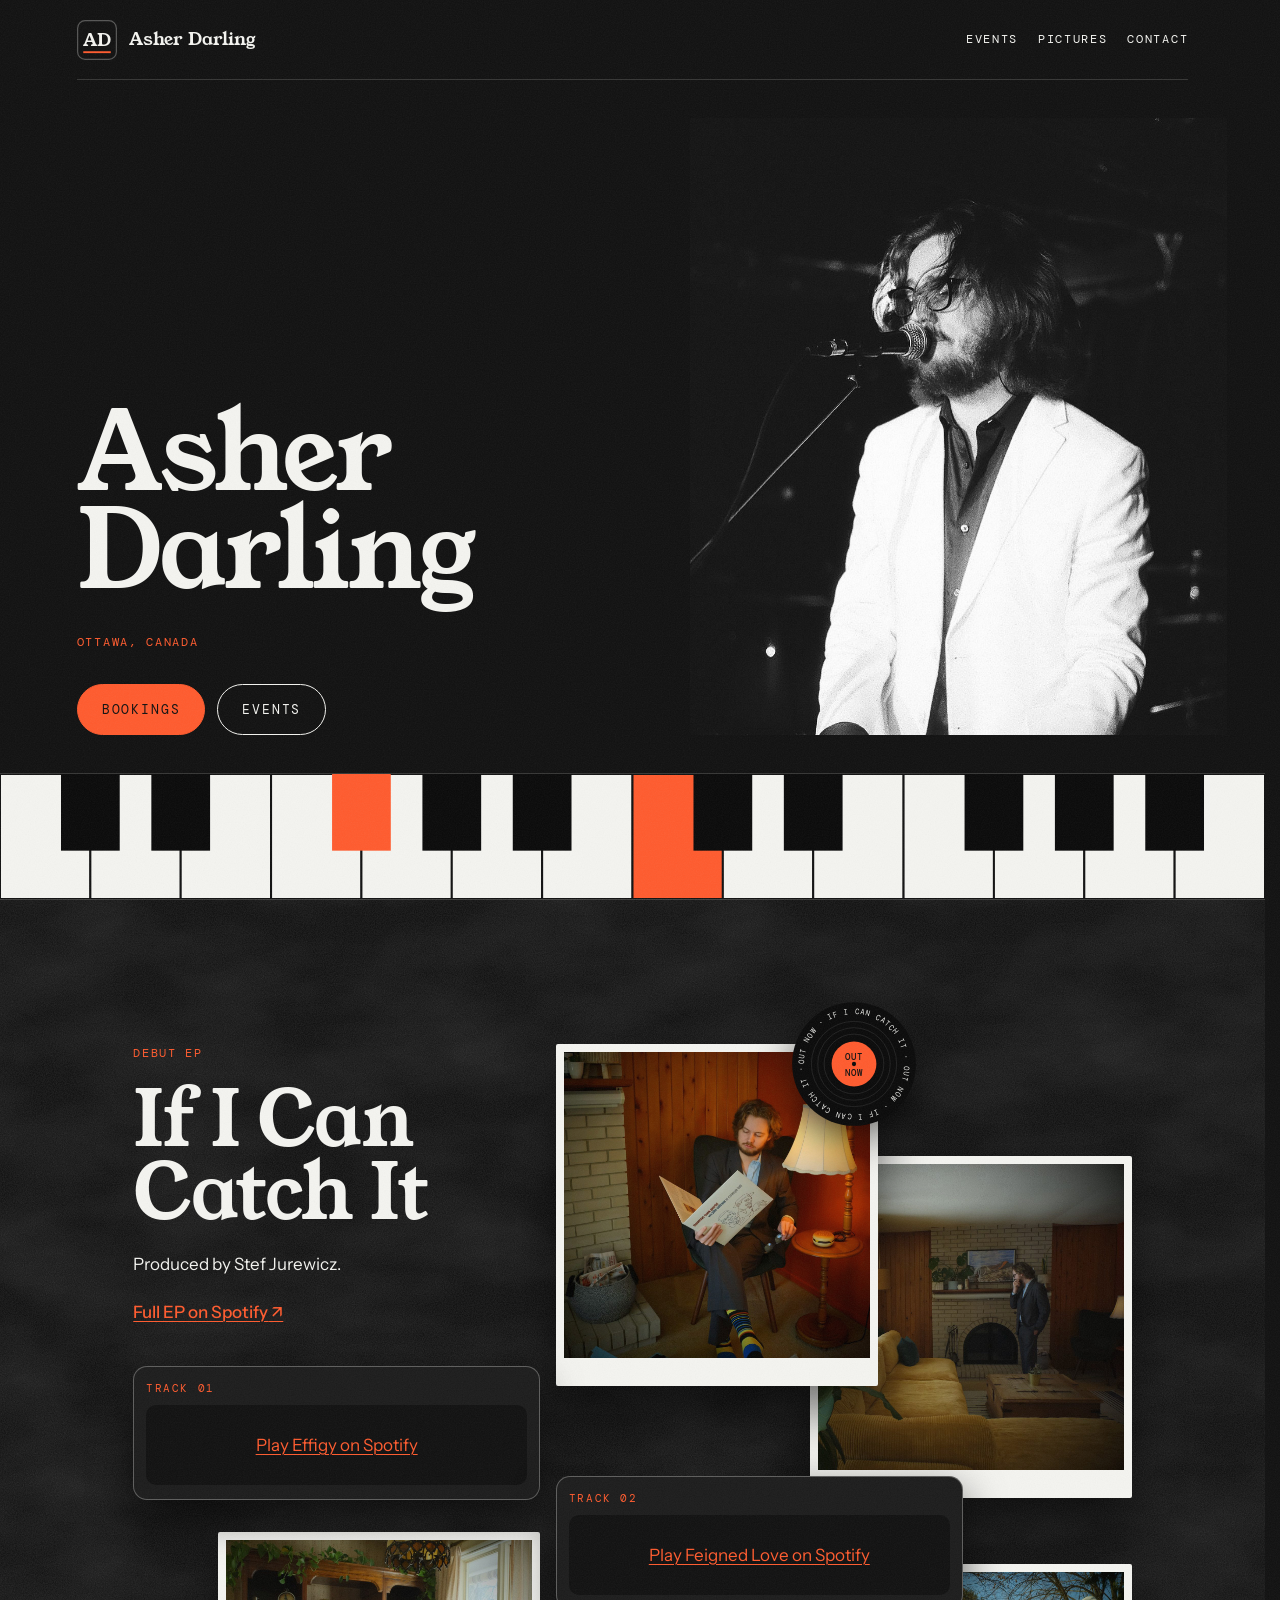
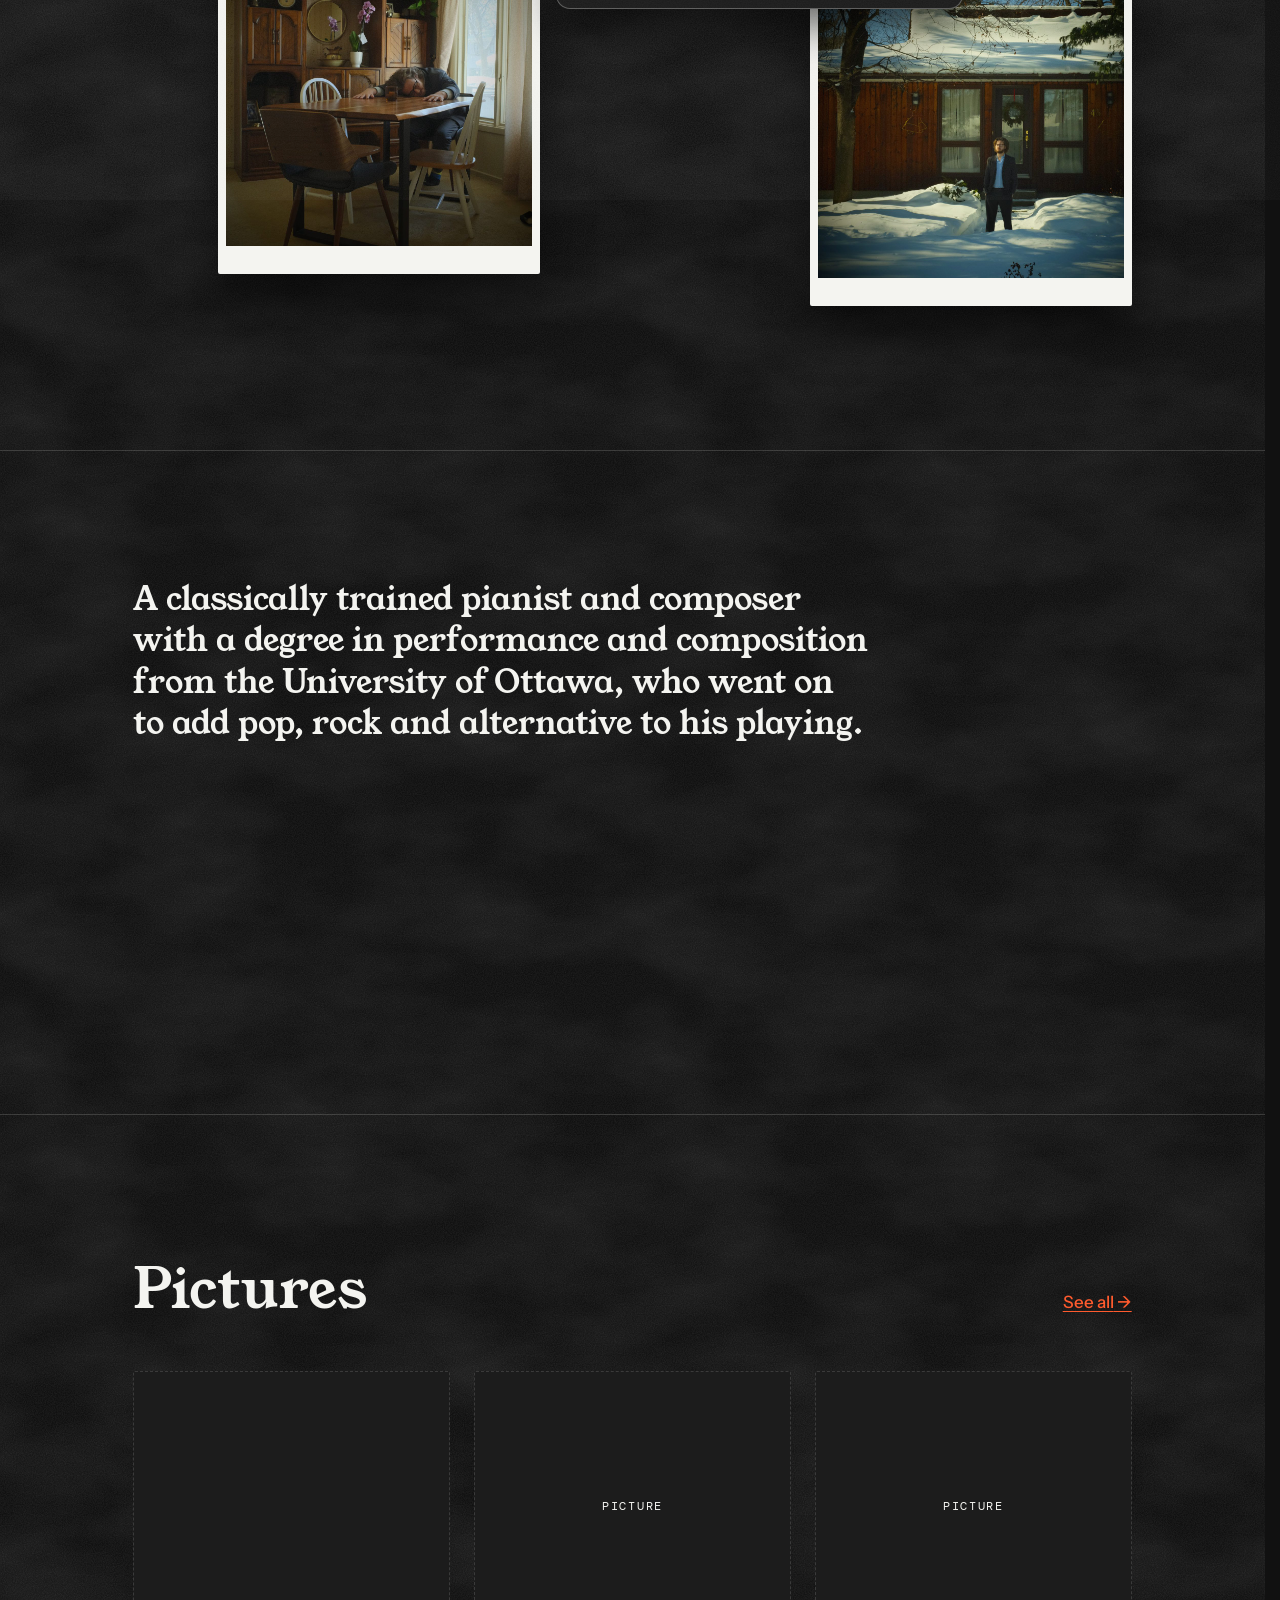
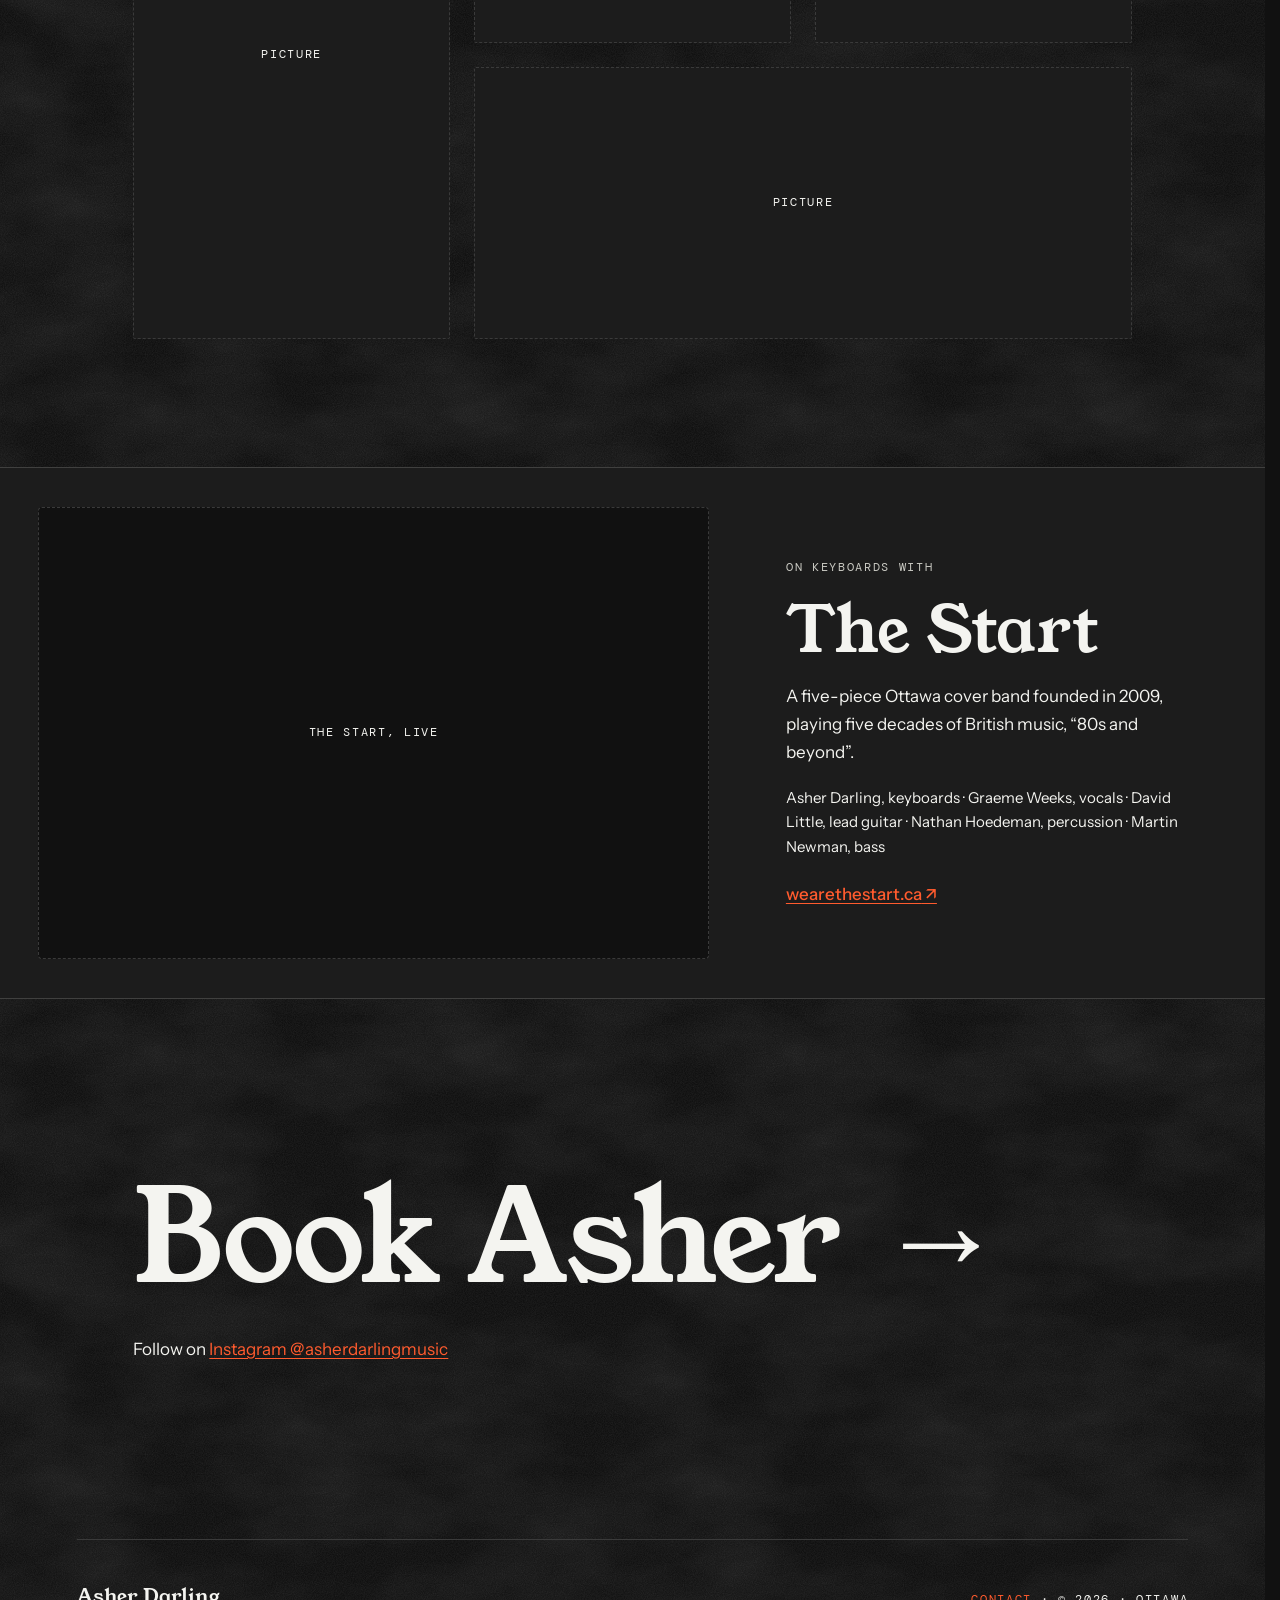
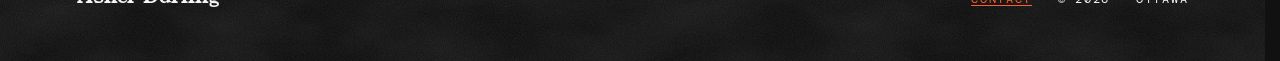
<file: index.html>
<!DOCTYPE html>
<html lang="en">
<head>
  <meta charset="utf-8">
  <meta name="viewport" content="width=device-width, initial-scale=1">
  <title>Asher Darling — Pianist, composer and singer-songwriter, Ottawa</title>
  <meta name="description" content="Asher Darling is a pianist, composer and singer-songwriter based in Ottawa.">
  <meta name="theme-color" content="#111111">
  <link rel="icon" href="favicon.svg" type="image/svg+xml">
  <link rel="preconnect" href="https://fonts.googleapis.com">
  <link rel="preconnect" href="https://fonts.gstatic.com" crossorigin>
  <link rel="stylesheet" href="https://fonts.googleapis.com/css2?family=DM+Mono:wght@400;500&family=Instrument+Sans:wght@400;500;600&family=Young+Serif&display=swap">
  <link rel="stylesheet" href="styles.css?v=23">
  <script>document.documentElement.classList.add('js')</script>
  <script src="site.js?v=9" defer></script>
  <script src="https://open.spotify.com/embed/iframe-api/v1" async></script>
</head>
<body class="home">
  <a class="skip-link" href="#main">Skip to content</a>

  <nav class="site-nav site-nav--solid" aria-label="Main">
    <a class="site-nav__home" href="index.html"><svg class="site-nav__logo" viewBox="0 0 64 64" aria-hidden="true" focusable="false"><rect x="1" y="1" width="62" height="62" rx="12" fill="var(--bg)" stroke="var(--line-strong)" stroke-width="2"/><rect x="10" y="50" width="44" height="3" fill="var(--amber)"/><text x="32" y="42" text-anchor="middle" font-family="'Young Serif', Georgia, serif" font-size="28" fill="var(--cream)">AD</text></svg><span>Asher Darling</span></a>
    <ul class="site-nav__list">
      <!-- Listen is hidden from the nav until it has content. Restore: <li><a href="listen.html">Listen</a></li> -->
      <li><a href="events.html">Events</a></li>
      <li><a href="pictures.html">Pictures</a></li>
      <li><a href="contact.html">Contact</a></li>
    </ul>
  </nav>

  <main id="main">
    <!-- Opening: name and roles on the left, portrait on the right -->
    <header class="opening">
      <div class="opening__text">
        <h1 class="opening__name">Asher<br>Darling</h1>
        <p class="opening__place">Ottawa, Canada</p>
        <div class="opening__actions">
          <a class="btn btn--solid" href="contact.html">Bookings</a>
          <a class="btn" href="events.html">Events</a>
        </div>
      </div>

      <figure class="opening__photo">
        <img src="images/asher-darling-live.jpg" alt="Asher Darling singing at the keyboard in a white jacket" width="1002" height="1060" fetchpriority="high">
      </figure>
    </header>

    <!-- Keyboard -->
    <svg class="keyboard" viewBox="0 0 560 150" preserveAspectRatio="none" role="img" aria-label="Illustration of a two-octave piano keyboard">
      <g class="keys-white">
        <rect x="0" y="0" width="40" height="150"/>
        <rect x="40" y="0" width="40" height="150"/>
        <rect x="80" y="0" width="40" height="150"/>
        <rect x="120" y="0" width="40" height="150"/>
        <rect x="160" y="0" width="40" height="150"/>
        <rect x="200" y="0" width="40" height="150"/>
        <rect x="240" y="0" width="40" height="150"/>
        <rect x="280" y="0" width="40" height="150" class="key--amber"/>
        <rect x="320" y="0" width="40" height="150"/>
        <rect x="360" y="0" width="40" height="150"/>
        <rect x="400" y="0" width="40" height="150"/>
        <rect x="440" y="0" width="40" height="150"/>
        <rect x="480" y="0" width="40" height="150"/>
        <rect x="520" y="0" width="40" height="150"/>
      </g>
      <g class="keys-black">
        <rect x="27" y="0" width="26" height="92"/>
        <rect x="67" y="0" width="26" height="92"/>
        <rect x="147" y="0" width="26" height="92" class="key--amber"/>
        <rect x="187" y="0" width="26" height="92"/>
        <rect x="227" y="0" width="26" height="92"/>
        <rect x="307" y="0" width="26" height="92"/>
        <rect x="347" y="0" width="26" height="92"/>
        <rect x="427" y="0" width="26" height="92"/>
        <rect x="467" y="0" width="26" height="92"/>
        <rect x="507" y="0" width="26" height="92"/>
      </g>
    </svg>

    <!-- Debut EP: a loose pile of prints and single-track players. site.js pauses the other players when one starts. -->
    <section class="ep" aria-labelledby="ep-title">
      <div class="ep__inner">
        <div class="ep__text" data-reveal>
          <p class="ep__kicker">Debut EP</p>
          <h2 class="ep__title" id="ep-title">If I Can Catch It</h2>
          <p>Produced by Stef Jurewicz.</p>
          <a class="arrow-link" href="https://open.spotify.com/album/1AibY3R8aqznHihWEZUwaQ" target="_blank" rel="noopener">Full EP on Spotify<span aria-hidden="true"> ↗</span><span class="visually-hidden"> (opens in a new tab)</span></a>
        </div>
        <div class="ep__track ep__track--a" data-reveal>
          <p class="ep__track-n">Track 01</p>
          <div class="ep__embed" data-spotify="spotify:track:5keok5ZVyY2Rv8VLy2S7qJ"><a href="https://open.spotify.com/track/5keok5ZVyY2Rv8VLy2S7qJ" target="_blank" rel="noopener">Play Effigy on Spotify<span class="visually-hidden"> (opens in a new tab)</span></a></div>
        </div>
        <figure class="ep__print ep__print--a" data-reveal><img src="images/ep-1.jpg" alt="Asher Darling reading a record sleeve beside a lamp in a wood-panelled room" loading="lazy" width="1200" height="1200"><span class="ep__record" aria-hidden="true"><svg viewBox="0 0 120 120" focusable="false"><defs><path id="ep-rim" d="M60,60 m-47,0 a47,47 0 1,1 94,0 a47,47 0 1,1 -94,0"/></defs><circle cx="60" cy="60" r="58" class="ep__record-disc"/><circle cx="60" cy="60" r="40" class="ep__record-groove"/><circle cx="60" cy="60" r="34" class="ep__record-groove"/><circle cx="60" cy="60" r="28" class="ep__record-groove"/><text class="ep__record-rim"><textPath href="#ep-rim" textLength="293" lengthAdjust="spacingAndGlyphs">OUT NOW · IF I CAN CATCH IT · OUT NOW · IF I CAN CATCH IT ·</textPath></text><circle cx="60" cy="60" r="21" class="ep__record-label"/><text x="60" y="56" class="ep__record-centre">OUT</text><text x="60" y="71" class="ep__record-centre">NOW</text><circle cx="60" cy="60" r="2" class="ep__record-hole"/></svg></span></figure>
        <figure class="ep__print ep__print--b" data-reveal><img src="images/ep-2.jpg" alt="Asher Darling standing by a brick fireplace in a living room" loading="lazy" width="1200" height="1200"></figure>
        <div class="ep__track ep__track--b" data-reveal>
          <p class="ep__track-n">Track 02</p>
          <div class="ep__embed" data-spotify="spotify:track:2GuFcZ4h3MGeRAEjgdXtcA"><a href="https://open.spotify.com/track/2GuFcZ4h3MGeRAEjgdXtcA" target="_blank" rel="noopener">Play Feigned Love on Spotify<span class="visually-hidden"> (opens in a new tab)</span></a></div>
        </div>
        <figure class="ep__print ep__print--c" data-reveal><img src="images/ep-3.jpg" alt="Asher Darling resting his head on a dining table" loading="lazy" width="1200" height="1200"></figure>
        <figure class="ep__print ep__print--d" data-reveal><img src="images/ep-4.jpg" alt="Asher Darling standing in the snow outside a house" loading="lazy" width="1200" height="1200"></figure>
        <div class="ep__track ep__track--c" data-reveal>
          <p class="ep__track-n">Track 03</p>
          <div class="ep__embed" data-spotify="spotify:track:1O7Efq4RRx7XvTDk8SPaeb"><a href="https://open.spotify.com/track/1O7Efq4RRx7XvTDk8SPaeb" target="_blank" rel="noopener">Play If I Can Catch It on Spotify<span class="visually-hidden"> (opens in a new tab)</span></a></div>
        </div>
      </div>
    </section>

    <!-- Roles -->
    <section class="roles" aria-labelledby="roles-title">
      <h2 class="visually-hidden" id="roles-title">What he does</h2>
      <p class="roles__intro">A classically trained pianist and composer with a degree in performance and composition from the University of Ottawa, who went on to add pop, rock and alternative to his playing.</p>
      <article class="role" data-reveal>
        <p class="role__n">01</p>
        <h3 class="role__title">Pianist</h3>
        <p>Piano and keyboards, from the classical repertoire to five decades of British pop and rock.</p>
      </article>
      <article class="role" data-reveal>
        <p class="role__n">02</p>
        <h3 class="role__title">Composer</h3>
        <p>Trained in composition at the University of Ottawa, writing for the piano and beyond.</p>
      </article>
      <article class="role" data-reveal>
        <p class="role__n">03</p>
        <h3 class="role__title">Singer-songwriter</h3>
        <p>Writes and performs his own songs.</p>
      </article>
    </section>

    <!-- Pictures mosaic -->
    <section class="mosaic" aria-labelledby="mosaic-title">
      <div class="mosaic__head">
        <h2 class="mosaic__title" id="mosaic-title">Pictures</h2>
        <a class="arrow-link" href="pictures.html">See all<span aria-hidden="true"> →</span></a>
      </div>
      <!-- TODO: pictures. Replace each placeholder with
      <a class="mosaic__item mosaic__item--tall" href="pictures.html"><img src="images/home-1.jpg" alt="Describe the photo" loading="lazy" width="1200" height="1600"></a>
      Keep the mosaic__item--tall / --wide classes so the grid shape stays the same. -->
      <div class="mosaic__grid">
        <div class="mosaic__item mosaic__item--tall ph" data-reveal role="img" aria-label="Picture placeholder"><span>Picture</span></div>
        <div class="mosaic__item ph" data-reveal role="img" aria-label="Picture placeholder"><span>Picture</span></div>
        <div class="mosaic__item ph" data-reveal role="img" aria-label="Picture placeholder"><span>Picture</span></div>
        <div class="mosaic__item mosaic__item--wide ph" data-reveal role="img" aria-label="Picture placeholder"><span>Picture</span></div>
      </div>
    </section>

    <!-- The Start -->
    <section class="band" aria-labelledby="band-title">
      <!-- TODO: band photo. Replace the placeholder with
      <img class="band__photo" src="images/the-start.jpg" alt="The Start on stage" loading="lazy" width="1800" height="1200">
      -->
      <div class="band__photo ph" data-reveal role="img" aria-label="Band photo placeholder"><span>The Start, live</span></div>
      <div class="band__text" data-reveal>
        <p class="band__kicker">On keyboards with</p>
        <h2 class="band__title" id="band-title">The Start</h2>
        <p>A five-piece Ottawa cover band founded in 2009, playing five decades of British music, “80s and beyond”.</p>
        <p class="band__lineup">Asher Darling, keyboards · Graeme Weeks, vocals · David Little, lead guitar · Nathan Hoedeman, percussion · Martin Newman, bass</p>
        <a class="arrow-link" href="https://wearethestart.ca/" target="_blank" rel="noopener">wearethestart.ca<span aria-hidden="true"> ↗</span><span class="visually-hidden"> (opens in a new tab)</span></a>
      </div>
    </section>

    <!-- Closing call to action -->
    <section class="closing" aria-label="Bookings">
      <a class="closing__link" href="contact.html">Book Asher<span class="closing__arrow" aria-hidden="true">→</span></a>
      <p class="closing__social">Follow on <a href="https://www.instagram.com/asherdarlingmusic/" target="_blank" rel="noopener">Instagram @asherdarlingmusic<span class="visually-hidden"> (opens in a new tab)</span></a></p>
    </section>
  </main>

  <footer class="footer">
    <p class="footer__name">Asher Darling</p>
    <p class="label footer__meta"><a href="contact.html">Contact</a> · © 2026 · Ottawa</p>
  </footer>
</body>
</html>
</file>
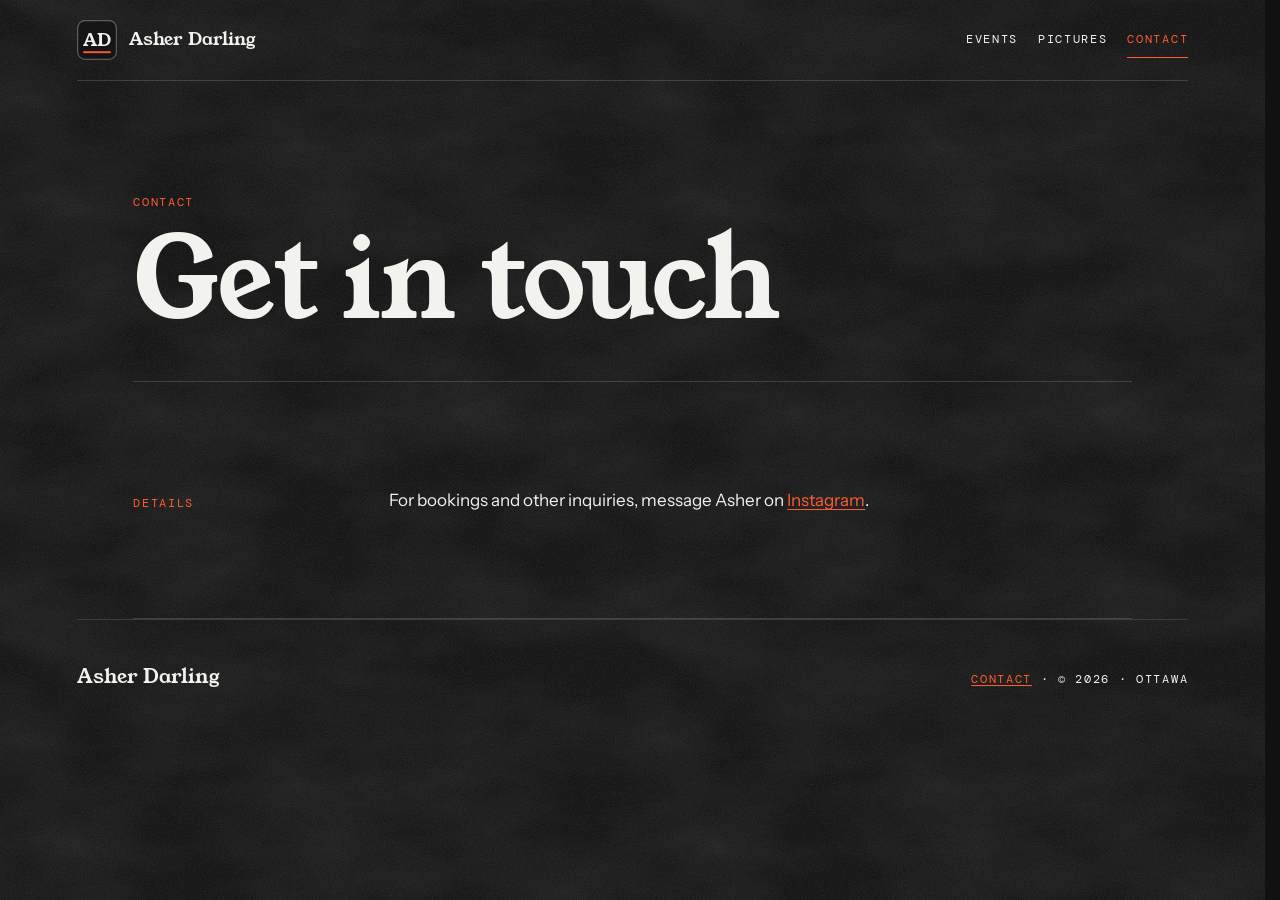
<file: contact.html>
<!DOCTYPE html>
<html lang="en">
<head>
  <meta charset="utf-8">
  <meta name="viewport" content="width=device-width, initial-scale=1">
  <title>Contact — Asher Darling</title>
  <meta name="description" content="Contact Asher Darling, pianist, composer and singer-songwriter based in Ottawa.">
  <meta name="theme-color" content="#111111">
  <link rel="icon" href="favicon.svg" type="image/svg+xml">
  <link rel="preconnect" href="https://fonts.googleapis.com">
  <link rel="preconnect" href="https://fonts.gstatic.com" crossorigin>
  <link rel="stylesheet" href="https://fonts.googleapis.com/css2?family=DM+Mono:wght@400;500&family=Instrument+Sans:wght@400;500;600&family=Young+Serif&display=swap">
  <link rel="stylesheet" href="styles.css?v=23">
  <script>document.documentElement.classList.add('js')</script>
  <script src="site.js?v=9" defer></script>
</head>
<body>
  <a class="skip-link" href="#main">Skip to content</a>

  <nav class="site-nav site-nav--solid" aria-label="Main">
    <a class="site-nav__home" href="index.html"><svg class="site-nav__logo" viewBox="0 0 64 64" aria-hidden="true" focusable="false"><rect x="1" y="1" width="62" height="62" rx="12" fill="var(--bg)" stroke="var(--line-strong)" stroke-width="2"/><rect x="10" y="50" width="44" height="3" fill="var(--amber)"/><text x="32" y="42" text-anchor="middle" font-family="'Young Serif', Georgia, serif" font-size="28" fill="var(--cream)">AD</text></svg><span>Asher Darling</span></a>
    <ul class="site-nav__list">
      <!-- Listen is hidden from the nav until it has content. Restore: <li><a href="listen.html">Listen</a></li> -->
      <li><a href="events.html">Events</a></li>
      <li><a href="pictures.html">Pictures</a></li>
      <li><a href="contact.html" aria-current="page">Contact</a></li>
    </ul>
  </nav>

  <main id="main">
    <header class="page-head">
      <p class="label">Contact</p>
      <h1 class="page-head__title">Get in touch</h1>
    </header>

    <section class="section" aria-labelledby="details-title">
      <h2 class="label section__label" id="details-title">Details</h2>
      <div class="section__body">
        <!-- TODO: contact details. Replace the placeholder below with public contact info (email, booking agent), e.g.
        <dl class="glance"><div><dt>Email</dt><dd><a href="mailto:hello@example.com">hello@example.com</a></dd></div></dl>
        -->
        <p>For bookings and other inquiries, message Asher on <a href="https://www.instagram.com/asherdarlingmusic/" target="_blank" rel="noopener">Instagram<span class="visually-hidden"> (opens in a new tab)</span></a>.</p>
      </div>
    </section>

    <!-- Form is hidden until it has a working endpoint: remove the hidden attribute once it does. -->
    <section class="section" aria-labelledby="form-title" hidden>
      <h2 class="label section__label" id="form-title">Send a message</h2>
      <div class="section__body">
        <!-- TODO: form endpoint. Use FormSubmit: set the action to https://formsubmit.co/ followed by the public email.
             The first submission sends a one-time activation email that must be confirmed. -->
        <form class="form" action="https://formsubmit.co/EMAIL_GOES_HERE" method="POST">
          <div class="field">
            <label class="field__label" for="name">Name</label>
            <input class="input" id="name" name="name" type="text" autocomplete="name" required>
          </div>
          <div class="field">
            <label class="field__label" for="email">Email</label>
            <input class="input" id="email" name="email" type="email" autocomplete="email" required>
          </div>
          <div class="field">
            <label class="field__label" for="topic">About</label>
            <select class="input input--select" id="topic" name="topic">
              <option>Booking</option>
              <option>Something else</option>
            </select>
          </div>
          <div class="field">
            <label class="field__label" for="message">Message</label>
            <textarea class="input" id="message" name="message" rows="6" required></textarea>
          </div>
          <input type="text" name="_gotcha" class="visually-hidden" tabindex="-1" autocomplete="off" aria-hidden="true">
          <button class="button" type="submit">Send message</button>
        </form>
      </div>
    </section>
  </main>

  <footer class="footer">
    <p class="footer__name"><a href="index.html">Asher Darling</a></p>
    <p class="label footer__meta"><a href="contact.html">Contact</a> · © 2026 · Ottawa</p>
  </footer>
</body>
</html>
</file>
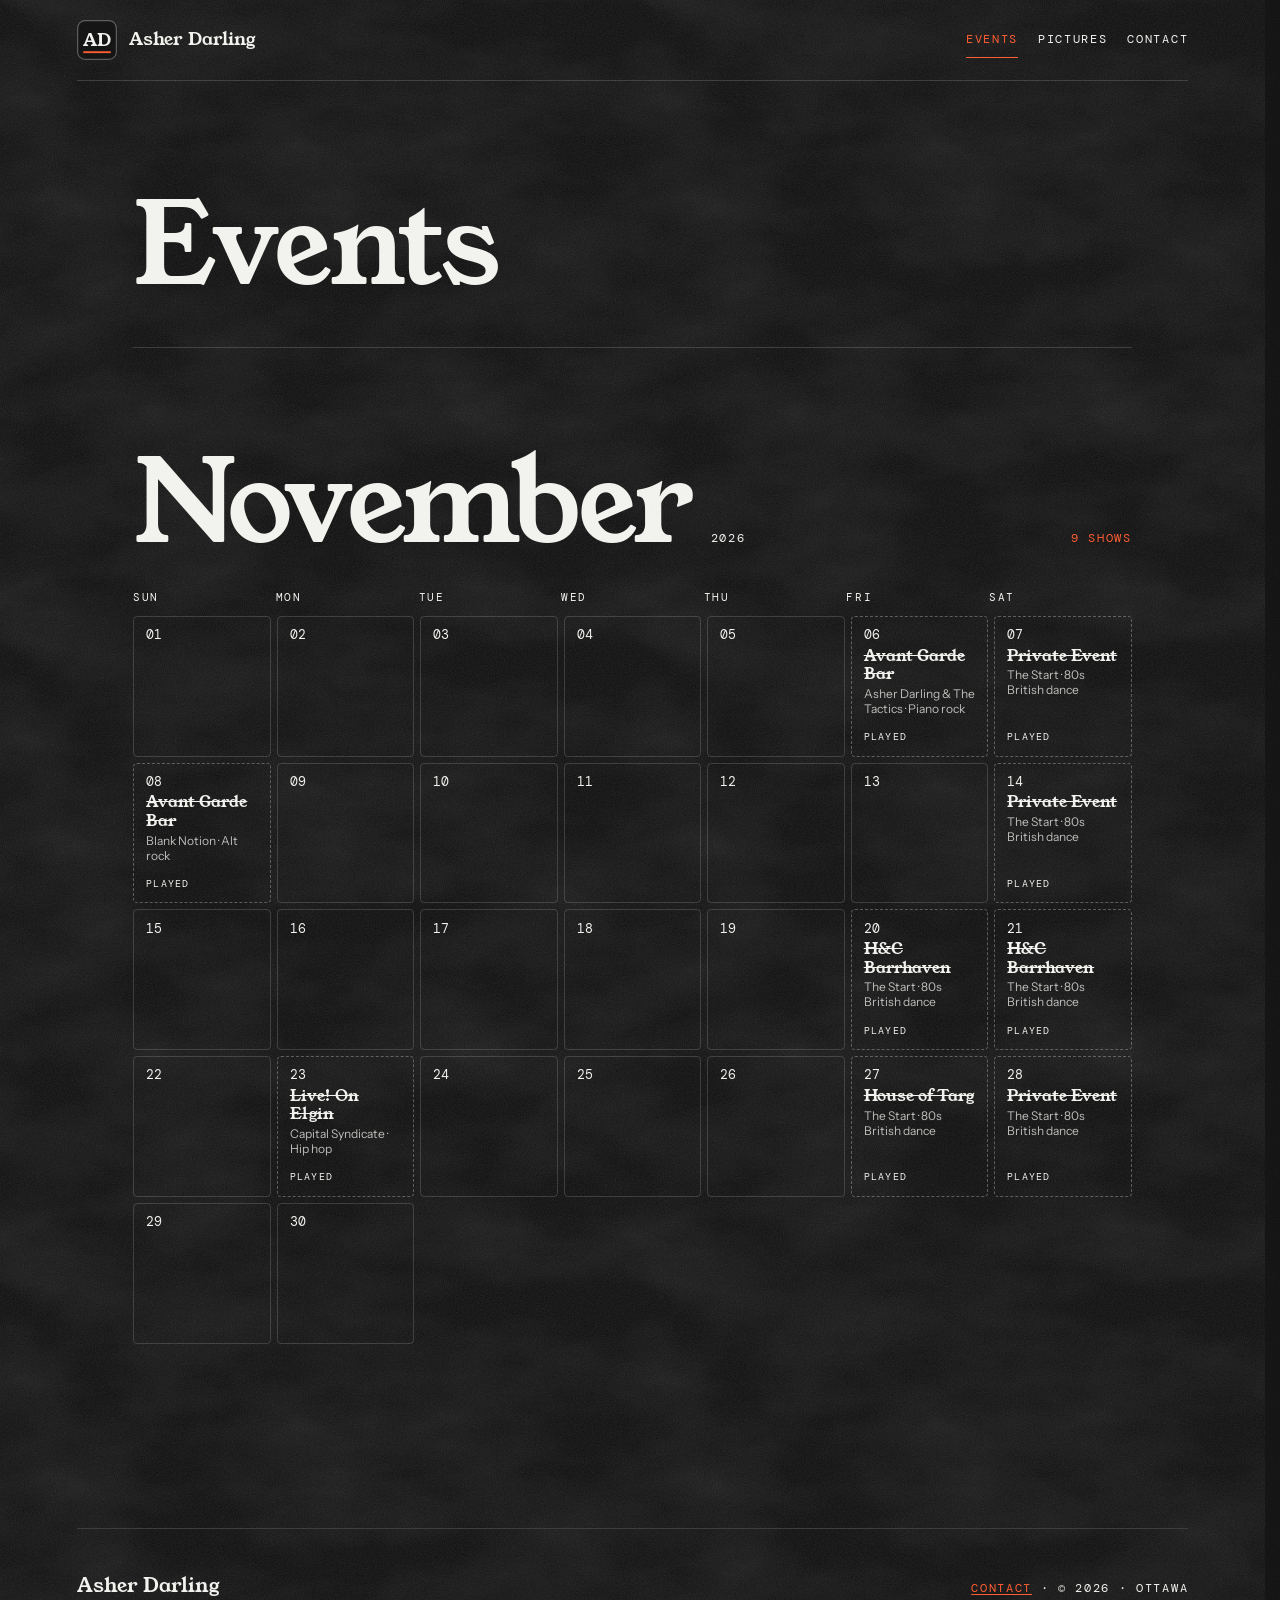
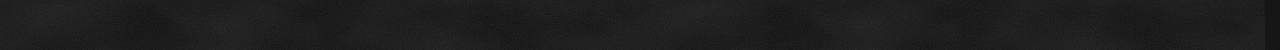
<file: events.html>
<!DOCTYPE html>
<html lang="en">
<head>
  <meta charset="utf-8">
  <meta name="viewport" content="width=device-width, initial-scale=1">
  <title>Events — Asher Darling</title>
  <meta name="description" content="Upcoming events with Asher Darling in Ottawa and beyond.">
  <meta name="theme-color" content="#111111">
  <link rel="icon" href="favicon.svg" type="image/svg+xml">
  <link rel="preconnect" href="https://fonts.googleapis.com">
  <link rel="preconnect" href="https://fonts.gstatic.com" crossorigin>
  <link rel="stylesheet" href="https://fonts.googleapis.com/css2?family=DM+Mono:wght@400;500&family=Instrument+Sans:wght@400;500;600&family=Young+Serif&display=swap">
  <link rel="stylesheet" href="styles.css?v=23">
  <script>document.documentElement.classList.add('js')</script>
  <script src="site.js?v=9" defer></script>
</head>
<body>
  <a class="skip-link" href="#main">Skip to content</a>

  <nav class="site-nav site-nav--solid" aria-label="Main">
    <a class="site-nav__home" href="index.html"><svg class="site-nav__logo" viewBox="0 0 64 64" aria-hidden="true" focusable="false"><rect x="1" y="1" width="62" height="62" rx="12" fill="var(--bg)" stroke="var(--line-strong)" stroke-width="2"/><rect x="10" y="50" width="44" height="3" fill="var(--amber)"/><text x="32" y="42" text-anchor="middle" font-family="'Young Serif', Georgia, serif" font-size="28" fill="var(--cream)">AD</text></svg><span>Asher Darling</span></a>
    <ul class="site-nav__list">
      <!-- Listen is hidden from the nav until it has content. Restore: <li><a href="listen.html">Listen</a></li> -->
      <li><a href="events.html" aria-current="page">Events</a></li>
      <li><a href="pictures.html">Pictures</a></li>
      <li><a href="contact.html">Contact</a></li>
    </ul>
  </nav>

  <main id="main">
    <header class="page-head">
      <h1 class="page-head__title">Events</h1>
    </header>

    <section class="section section--single">
      <div class="section__body section__body--wide">
        <!-- The list below is the source: site.js builds the month calendar from it (one month per month that has shows).
             One <li> per show, in date order. Remove past shows by hand. When there are none,
             delete the list and remove `hidden` from the .gigs__empty line. Add a ticket link inside the <li> when there is one:
             <a class="gig__tickets" href="https://...">Tickets<span class="visually-hidden"> for this show</span></a> -->
        <ul class="gigs">
          <li class="gig">
            <time class="gig__date" datetime="2026-11-06">Nov 6, 2026</time>
            <div class="gig__info"><span class="gig__venue">Avant Garde Bar</span><span class="gig__meta">Asher Darling &amp; The Tactics · Piano rock</span></div>
          </li>
          <li class="gig">
            <time class="gig__date" datetime="2026-11-07">Nov 7, 2026</time>
            <div class="gig__info"><span class="gig__venue">Private Event</span><span class="gig__meta">The Start · 80s British dance</span></div>
          </li>
          <li class="gig">
            <time class="gig__date" datetime="2026-11-08">Nov 8, 2026</time>
            <div class="gig__info"><span class="gig__venue">Avant Garde Bar</span><span class="gig__meta">Blank Notion · Alt rock</span></div>
          </li>
          <li class="gig">
            <time class="gig__date" datetime="2026-11-14">Nov 14, 2026</time>
            <div class="gig__info"><span class="gig__venue">Private Event</span><span class="gig__meta">The Start · 80s British dance</span></div>
          </li>
          <li class="gig">
            <time class="gig__date" datetime="2026-11-20">Nov 20, 2026</time>
            <div class="gig__info"><span class="gig__venue">H&amp;C Barrhaven</span><span class="gig__meta">The Start · 80s British dance</span></div>
          </li>
          <li class="gig">
            <time class="gig__date" datetime="2026-11-21">Nov 21, 2026</time>
            <div class="gig__info"><span class="gig__venue">H&amp;C Barrhaven</span><span class="gig__meta">The Start · 80s British dance</span></div>
          </li>
          <li class="gig">
            <time class="gig__date" datetime="2026-11-23">Nov 23, 2026</time>
            <div class="gig__info"><span class="gig__venue">Live! On Elgin</span><span class="gig__meta">Capital Syndicate · Hip hop</span></div>
          </li>
          <li class="gig">
            <time class="gig__date" datetime="2026-11-27">Nov 27, 2026</time>
            <div class="gig__info"><span class="gig__venue">House of Targ</span><span class="gig__meta">The Start · 80s British dance</span></div>
          </li>
          <li class="gig">
            <time class="gig__date" datetime="2026-11-28">Nov 28, 2026</time>
            <div class="gig__info"><span class="gig__venue">Private Event</span><span class="gig__meta">The Start · 80s British dance</span></div>
          </li>
        </ul>
        <p class="gigs__empty" hidden>New dates are posted on <a href="https://www.instagram.com/asherdarlingmusic/" target="_blank" rel="noopener">Instagram</a>.</p>
      </div>
    </section>
  </main>

  <footer class="footer">
    <p class="footer__name"><a href="index.html">Asher Darling</a></p>
    <p class="label footer__meta"><a href="contact.html">Contact</a> · © 2026 · Ottawa</p>
  </footer>
</body>
</html>
</file>
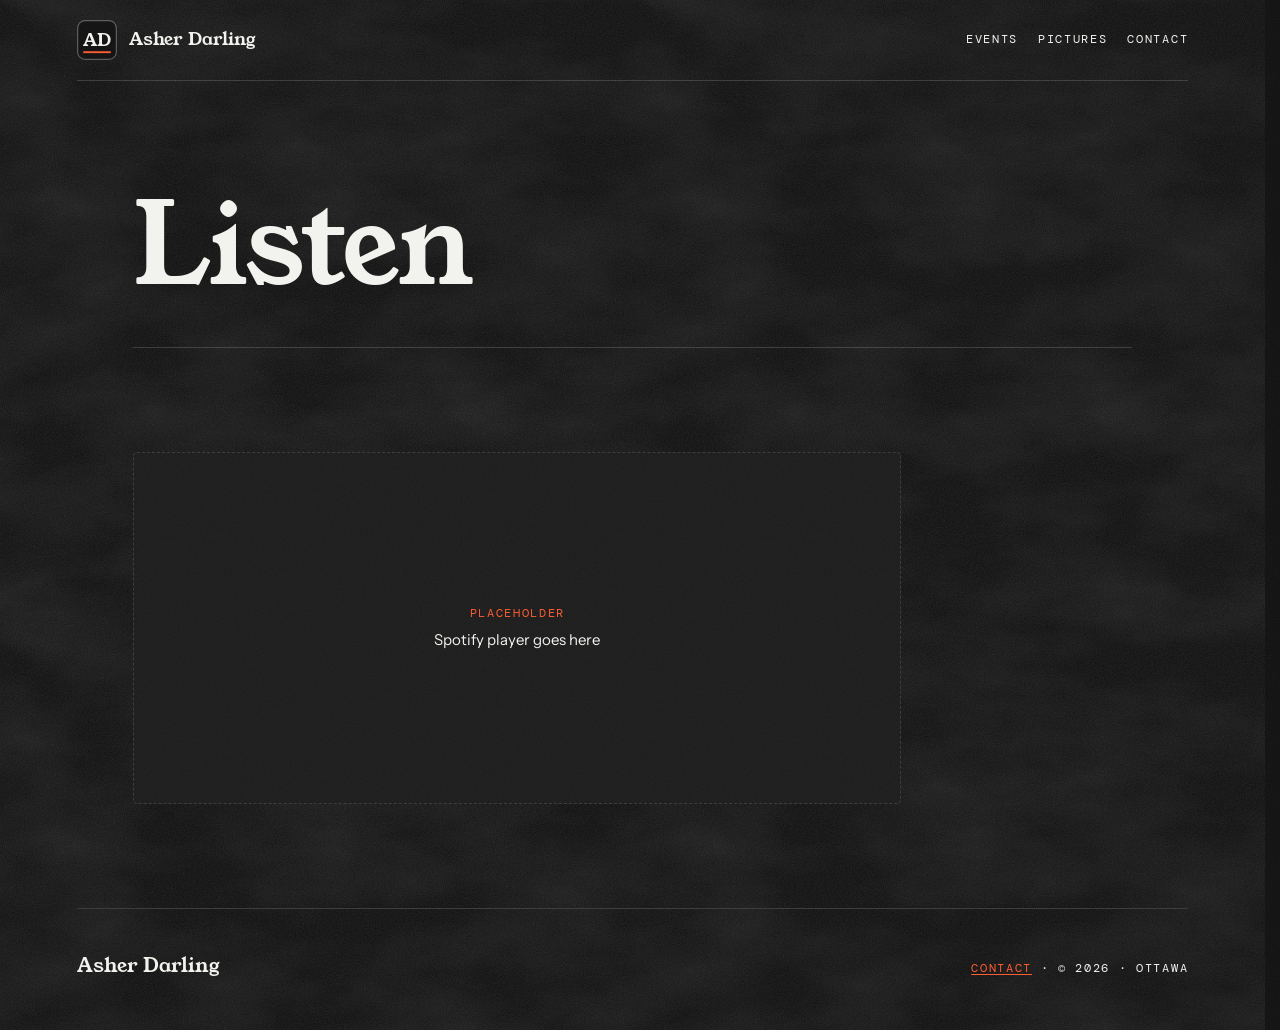
<file: listen.html>
<!DOCTYPE html>
<html lang="en">
<head>
  <meta charset="utf-8">
  <meta name="viewport" content="width=device-width, initial-scale=1">
  <title>Listen — Asher Darling</title>
  <meta name="description" content="Listen to Asher Darling, pianist, composer and singer-songwriter based in Ottawa.">
  <meta name="theme-color" content="#111111">
  <link rel="icon" href="favicon.svg" type="image/svg+xml">
  <link rel="preconnect" href="https://fonts.googleapis.com">
  <link rel="preconnect" href="https://fonts.gstatic.com" crossorigin>
  <link rel="stylesheet" href="https://fonts.googleapis.com/css2?family=DM+Mono:wght@400;500&family=Instrument+Sans:wght@400;500;600&family=Young+Serif&display=swap">
  <link rel="stylesheet" href="styles.css?v=23">
  <script>document.documentElement.classList.add('js')</script>
  <script src="site.js?v=9" defer></script>
</head>
<body>
  <a class="skip-link" href="#main">Skip to content</a>

  <nav class="site-nav site-nav--solid" aria-label="Main">
    <a class="site-nav__home" href="index.html"><svg class="site-nav__logo" viewBox="0 0 64 64" aria-hidden="true" focusable="false"><rect x="1" y="1" width="62" height="62" rx="12" fill="var(--bg)" stroke="var(--line-strong)" stroke-width="2"/><rect x="10" y="50" width="44" height="3" fill="var(--amber)"/><text x="32" y="42" text-anchor="middle" font-family="'Young Serif', Georgia, serif" font-size="28" fill="var(--cream)">AD</text></svg><span>Asher Darling</span></a>
    <ul class="site-nav__list">
      <!-- Listen is hidden from the nav until it has content. Restore: <li><a href="listen.html">Listen</a></li> -->
      <li><a href="events.html">Events</a></li>
      <li><a href="pictures.html">Pictures</a></li>
      <li><a href="contact.html">Contact</a></li>
    </ul>
  </nav>

  <main id="main">
    <header class="page-head">
      <h1 class="page-head__title">Listen</h1>
    </header>

    <section class="section section--single">
      <div class="section__body">
        <!-- TODO: Spotify embed. In Spotify: Share → Embed, copy the iframe, and replace the placeholder div below with it, e.g.
        <iframe class="player" title="Asher Darling on Spotify" src="https://open.spotify.com/embed/artist/XXXXXXXX?utm_source=generator&theme=0" width="100%" height="352" allow="autoplay; clipboard-write; encrypted-media; fullscreen; picture-in-picture" loading="lazy"></iframe>
        -->
        <div class="placeholder placeholder--player" role="note">
          <span class="label">Placeholder</span>
          <span>Spotify player goes here</span>
        </div>
      </div>
    </section>
  </main>

  <footer class="footer">
    <p class="footer__name"><a href="index.html">Asher Darling</a></p>
    <p class="label footer__meta"><a href="contact.html">Contact</a> · © 2026 · Ottawa</p>
  </footer>
</body>
</html>
</file>
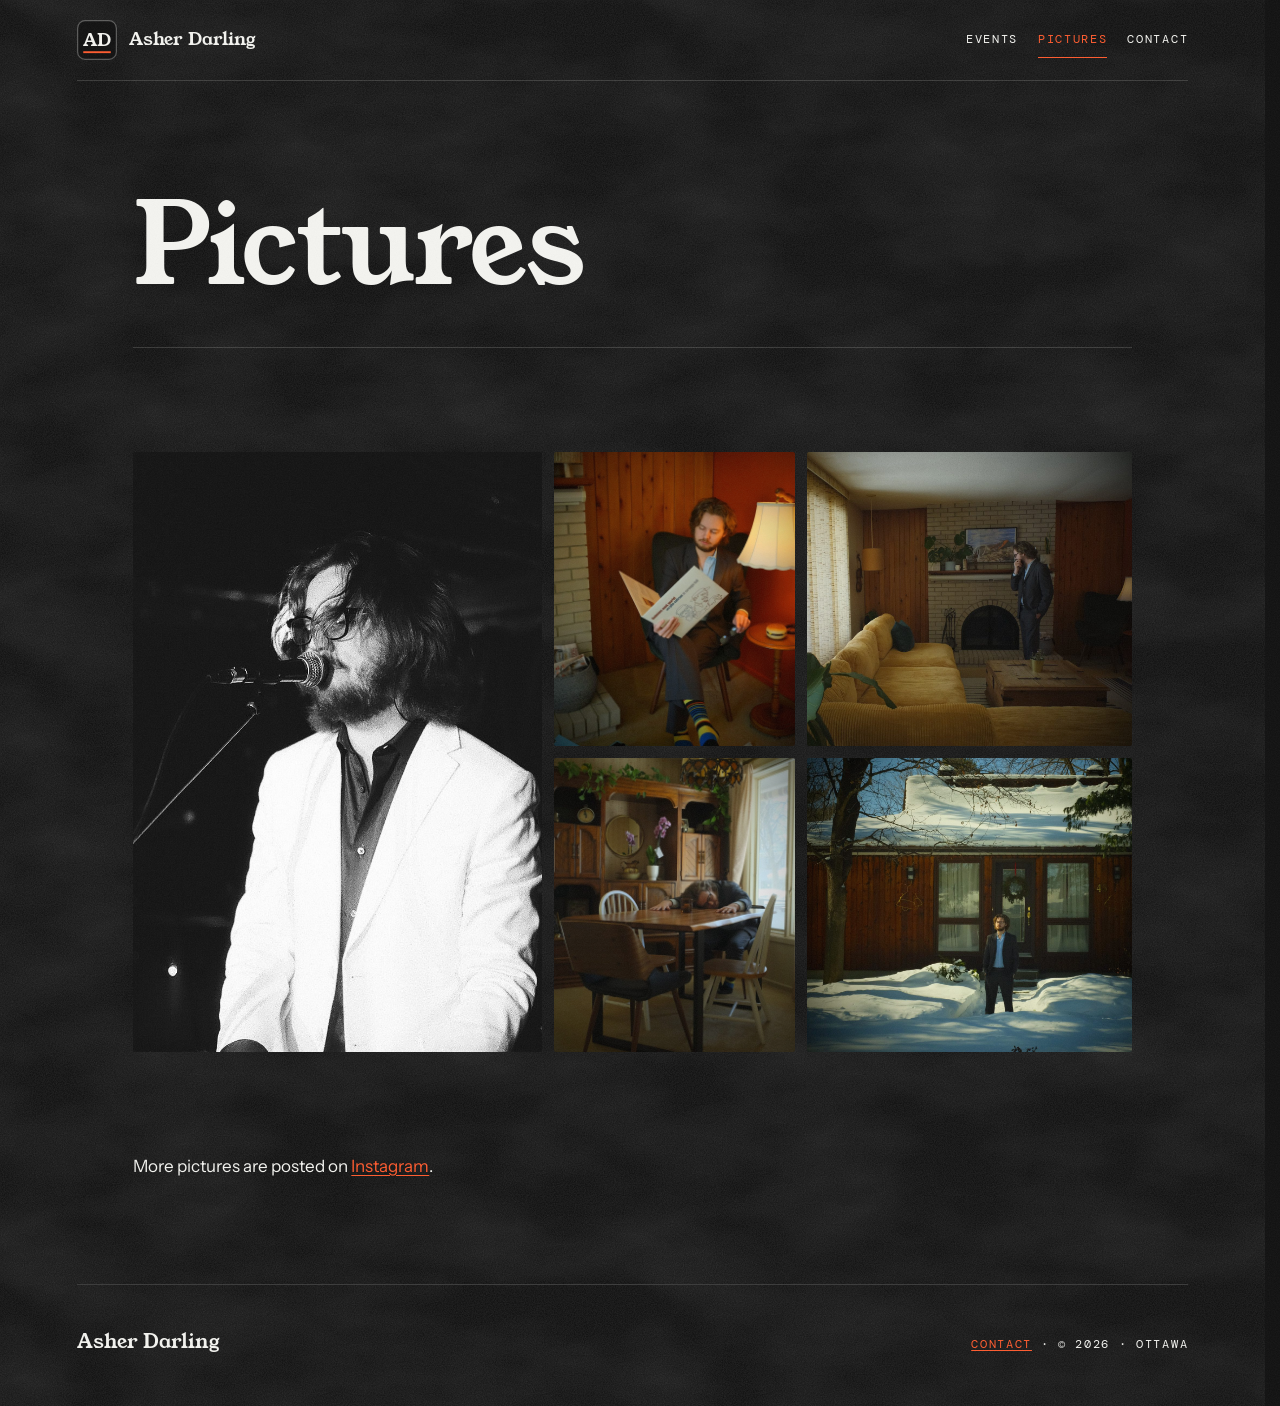
<file: pictures.html>
<!DOCTYPE html>
<html lang="en">
<head>
  <meta charset="utf-8">
  <meta name="viewport" content="width=device-width, initial-scale=1">
  <title>Pictures — Asher Darling</title>
  <meta name="description" content="Pictures of Asher Darling, pianist, composer and singer-songwriter based in Ottawa.">
  <meta name="theme-color" content="#111111">
  <link rel="icon" href="favicon.svg" type="image/svg+xml">
  <link rel="preconnect" href="https://fonts.googleapis.com">
  <link rel="preconnect" href="https://fonts.gstatic.com" crossorigin>
  <link rel="stylesheet" href="https://fonts.googleapis.com/css2?family=DM+Mono:wght@400;500&family=Instrument+Sans:wght@400;500;600&family=Young+Serif&display=swap">
  <link rel="stylesheet" href="styles.css?v=23">
  <script>document.documentElement.classList.add('js')</script>
  <script src="site.js?v=9" defer></script>
</head>
<body>
  <a class="skip-link" href="#main">Skip to content</a>

  <nav class="site-nav site-nav--solid" aria-label="Main">
    <a class="site-nav__home" href="index.html"><svg class="site-nav__logo" viewBox="0 0 64 64" aria-hidden="true" focusable="false"><rect x="1" y="1" width="62" height="62" rx="12" fill="var(--bg)" stroke="var(--line-strong)" stroke-width="2"/><rect x="10" y="50" width="44" height="3" fill="var(--amber)"/><text x="32" y="42" text-anchor="middle" font-family="'Young Serif', Georgia, serif" font-size="28" fill="var(--cream)">AD</text></svg><span>Asher Darling</span></a>
    <ul class="site-nav__list">
      <!-- Listen is hidden from the nav until it has content. Restore: <li><a href="listen.html">Listen</a></li> -->
      <li><a href="events.html">Events</a></li>
      <li><a href="pictures.html" aria-current="page">Pictures</a></li>
      <li><a href="contact.html">Contact</a></li>
    </ul>
  </nav>

  <main id="main">
    <header class="page-head">
      <h1 class="page-head__title">Pictures</h1>
    </header>

    <section class="section section--single">
      <div class="section__body section__body--wide">
        <!-- Pictures: a tight mosaic. Each photo opens in the lightbox (site.js).
             styles.css places frames 1 to 5 by hand (.frame--N); a sixth needs its own placement.
             Photo credits will go in a separate section later. -->
        <ol class="frames">
          <li class="frame frame--1" data-reveal>
            <a class="frame__open" href="images/asher-darling-live.jpg" data-cursor="View"><img src="images/asher-darling-live.jpg" alt="Asher Darling singing at the keyboard in a white jacket" loading="eager" width="1002" height="1060"></a>
          </li>
          <li class="frame frame--2" data-reveal>
            <a class="frame__open" href="images/ep-1.jpg" data-cursor="View"><img src="images/ep-1.jpg" alt="Asher Darling reading a record sleeve beside a lamp in a wood-panelled room" loading="lazy" width="1200" height="1200"></a>
          </li>
          <li class="frame frame--3" data-reveal>
            <a class="frame__open" href="images/ep-2.jpg" data-cursor="View"><img src="images/ep-2.jpg" alt="Asher Darling standing by a brick fireplace in a living room" loading="lazy" width="1200" height="1200"></a>
          </li>
          <li class="frame frame--4" data-reveal>
            <a class="frame__open" href="images/ep-3.jpg" data-cursor="View"><img src="images/ep-3.jpg" alt="Asher Darling resting his head on a dining table" loading="lazy" width="1200" height="1200"></a>
          </li>
          <li class="frame frame--5" data-reveal>
            <a class="frame__open" href="images/ep-4.jpg" data-cursor="View"><img src="images/ep-4.jpg" alt="Asher Darling standing in the snow outside a house" loading="lazy" width="1200" height="1200"></a>
          </li>
        </ol>
        <p class="gallery__more">More pictures are posted on <a href="https://www.instagram.com/asherdarlingmusic/" target="_blank" rel="noopener">Instagram<span class="visually-hidden"> (opens in a new tab)</span></a>.</p>
      </div>
    </section>
  </main>

  <footer class="footer">
    <p class="footer__name"><a href="index.html">Asher Darling</a></p>
    <p class="label footer__meta"><a href="contact.html">Contact</a> · © 2026 · Ottawa</p>
  </footer>
</body>
</html>
</file>
<file: styles.css>
:root {
  --bg: #111111;
  --panel: #1c1c1c;
  --walnut: #3a3a3a;
  --amber: #ff5b2e;
  --cream: #f4f4f0;
  --leaf: #c9c9c2;
  --sky: #93b4d8;
  --text: #f4f4f0;
  --text-muted: #f4f4f0;
  --key-white: #f4f4f0;
  --key-black: #0a0a0a;
  --line: rgba(244, 244, 240, 0.16);

  --font-serif: "Young Serif", "Iowan Old Style", "Palatino Linotype", Georgia, serif;
  --font-sans: "Instrument Sans", "Helvetica Neue", Helvetica, Arial, sans-serif;
  --font-mono: "DM Mono", ui-monospace, "SFMono-Regular", Menlo, Consolas, monospace;

  --gutter: clamp(1.5rem, 6vw, 5rem);
  --frame: clamp(1rem, 3vw, 2.5rem);
  --line-strong: rgba(244, 244, 240, 0.3);
  --nav-h: 4.9rem;
  --kb-h: clamp(72px, 14svh, 170px);
  --max: 72rem;
  --ease: cubic-bezier(.2, .6, .2, 1);
}

*, *::before, *::after { box-sizing: border-box; }

html { -webkit-text-size-adjust: 100%; scrollbar-gutter: stable; }
@media (prefers-reduced-motion: no-preference) {
  html { scroll-behavior: smooth; }
}

body {
  margin: 0;
  background-color: var(--bg);
  /* Background noise/distortion texture. On Home the landing (nav, opening, keyboard) stays solid; see .home rules. */
  background-image: url("data:image/svg+xml,%3Csvg xmlns='http://www.w3.org/2000/svg' width='220' height='220'%3E%3Cfilter id='g' x='0' y='0' width='1' height='1'%3E%3CfeTurbulence type='fractalNoise' baseFrequency='.9' numOctaves='3' stitchTiles='stitch'/%3E%3CfeColorMatrix values='0 0 0 0 1  0 0 0 0 1  0 0 0 0 1  0 0 0 .1 -.03'/%3E%3C/filter%3E%3Crect width='220' height='220' filter='url(%23g)'/%3E%3C/svg%3E"), url("data:image/svg+xml,%3Csvg xmlns='http://www.w3.org/2000/svg' width='640' height='640'%3E%3Cfilter id='b' x='0' y='0' width='1' height='1'%3E%3CfeTurbulence type='fractalNoise' baseFrequency='.0078125 .015625' numOctaves='4' seed='7' stitchTiles='stitch'/%3E%3CfeColorMatrix values='0 0 0 0 1  0 0 0 0 1  0 0 0 0 1  0 0 0 .11 -.035'/%3E%3C/filter%3E%3Crect width='640' height='640' filter='url(%23b)'/%3E%3C/svg%3E");
  background-size: 220px 220px, 640px 640px;
  color: var(--text);
  font-family: var(--font-sans);
  font-size: 1.0625rem;
  line-height: 1.65;
  overflow-wrap: break-word;
}

h1, h2, h3, p, dl, dd, ul, ol { margin: 0; }
ul, ol { padding: 0; list-style: none; }

a { color: var(--amber); text-underline-offset: 0.2em; text-decoration-thickness: 1px; }
a:hover { color: var(--cream); text-decoration-thickness: 2px; }

:focus-visible {
  outline: 2px solid var(--sky);
  outline-offset: 3px;
  border-radius: 2px;
}

.visually-hidden {
  position: absolute; width: 1px; height: 1px; padding: 0; margin: -1px;
  overflow: hidden; clip: rect(0 0 0 0); white-space: nowrap; border: 0;
}

.nowrap { white-space: nowrap; }

.skip-link {
  position: absolute; left: 1rem; top: -4rem; z-index: 10;
  background: var(--cream); color: var(--bg);
  padding: 0.5rem 0.875rem; font-weight: 600; text-decoration: none;
}
.skip-link:focus { top: 1rem; color: var(--bg); }

.label {
  font-family: var(--font-mono);
  font-size: 0.75rem;
  font-weight: 400;
  letter-spacing: 0.14em;
  text-transform: uppercase;
  line-height: 1.5;
  color: var(--amber);
}

/* Sections */
main {
  max-width: var(--max);
  margin: 0 auto;
  padding: 0 var(--gutter);
}

.section {
  display: grid;
  grid-template-columns: minmax(0, 1fr);
  gap: 1.25rem;
  padding: clamp(3.5rem, 9vw, 6.5rem) 0;
  border-bottom: 1px solid var(--line);
}
.section:last-child { border-bottom: 0; }

@media (min-width: 800px) {
  .section {
    grid-template-columns: 13rem minmax(0, 1fr);
    gap: 3rem;
  }
  .section__label { padding-top: 0.45rem; }
}

.section__body {
  max-width: 40rem;
  display: grid;
  gap: 1.25rem;
}
.section__body p { color: var(--text-muted); text-wrap: pretty; }

/* At a glance */
.glance > div {
  display: grid;
  grid-template-columns: minmax(0, 1fr);
  gap: 0.125rem;
  padding: 0.95rem 0;
  border-top: 1px solid var(--line);
}
.glance > div:last-child { border-bottom: 1px solid var(--line); }
.glance dt {
  font-family: var(--font-mono);
  font-size: 0.75rem;
  letter-spacing: 0.14em;
  text-transform: uppercase;
  color: var(--leaf);
  padding-top: 0.3rem;
}
.glance dd { color: var(--text); }
@media (min-width: 560px) {
  .glance > div { grid-template-columns: 8.5rem minmax(0, 1fr); gap: 1.5rem; }
}

/* Footer */
.footer {
  display: flex;
  flex-wrap: wrap;
  justify-content: space-between;
  align-items: baseline;
  gap: 0.5rem 2rem;
  margin: 0 var(--gutter);
  padding: 2.5rem 0 3rem;
  border-top: 1px solid var(--walnut);
}
.footer__name { font-family: var(--font-serif); color: var(--cream); font-size: 1.25rem; }
.footer__meta { color: var(--text-muted); }


/* Nav */
.site-nav {
  position: absolute; top: 0; left: 0; right: 0; z-index: 5;
  display: flex; flex-wrap: wrap; justify-content: space-between; align-items: center;
  gap: 0.5rem 1.5rem;
  margin: 0 var(--gutter);
  padding: 1.25rem 0;
}
.site-nav--solid { position: relative; border-bottom: 1px solid var(--line); }
.site-nav__home { display: inline-flex; align-items: center; gap: 0.75rem; font-family: var(--font-serif); color: var(--cream); text-decoration: none; font-size: 1.125rem; }
.site-nav__logo { width: 2.5rem; height: 2.5rem; flex: none; display: block; }
.site-nav__home:hover span { text-decoration: underline; text-underline-offset: 0.2em; }
@media (max-width: 479px) {
  .site-nav__home span { position: absolute; width: 1px; height: 1px; overflow: hidden; clip: rect(0 0 0 0); white-space: nowrap; }
}
.site-nav__list { display: flex; flex-wrap: wrap; gap: 0.25rem 1.25rem; }
.site-nav__list a {
  font-family: var(--font-mono); font-size: 0.75rem; letter-spacing: 0.14em; text-transform: uppercase;
  color: var(--text); text-decoration: none; padding: 0.5rem 0; display: inline-block;
  border-bottom: 1px solid transparent; transition: color 200ms var(--ease), border-color 200ms var(--ease);
}
.site-nav__list a:hover, .site-nav__list a[aria-current="page"] { color: var(--amber); border-bottom-color: currentColor; }

[hidden] { display: none !important; }

/* Effects (from the webassets library). All motion is off when the OS asks for reduced motion. */

/* 141: cross-document view transitions: pages cross-fade, the nav stays put */
@view-transition { navigation: auto; }
.site-nav { view-transition-name: site-nav; }
::view-transition-old(root) { animation: 0.3s cubic-bezier(.4, 0, .2, 1) both vt-out; }
::view-transition-new(root) { animation: 0.45s cubic-bezier(.2, .8, .2, 1) both vt-in; }
@keyframes vt-out { to { opacity: 0; } }
@keyframes vt-in { from { opacity: 0; transform: translateY(12px); } }

/* 106: film grain, very faint */
body::after {
  content: ""; position: fixed; left: -100%; top: -100%; width: 300%; height: 300%;
  pointer-events: none; z-index: 50; opacity: 0.06;
  background-image: url("data:image/svg+xml,%3Csvg xmlns='http://www.w3.org/2000/svg' width='300' height='300'%3E%3Cfilter id='n'%3E%3CfeTurbulence type='fractalNoise' baseFrequency='.85' numOctaves='4' stitchTiles='stitch'/%3E%3CfeColorMatrix type='saturate' values='0'/%3E%3C/filter%3E%3Crect width='300' height='300' filter='url(%23n)'/%3E%3C/svg%3E");
  animation: grain 0.9s steps(6) infinite;
}
@keyframes grain {
  0% { transform: translate(0, 0); } 20% { transform: translate(-5%, 3%); } 40% { transform: translate(4%, -6%); }
  60% { transform: translate(-7%, -2%); } 80% { transform: translate(3%, 7%); } 100% { transform: translate(-2%, 4%); }
}

@media (prefers-reduced-motion: no-preference) {
  /* 001: reveal on scroll */
  .js [data-reveal] {
    opacity: 0; transform: translateY(32px);
    transition: opacity 0.9s cubic-bezier(.2, .8, .2, 1), transform 0.9s cubic-bezier(.2, .8, .2, 1);
    transition-delay: calc(var(--i, 0) * 90ms);
  }
  .js [data-reveal].in { opacity: 1; transform: none; }

  /* Home opening: 008-style clip reveal on the portrait, then the text rises in */
  .opening__photo { animation: unclip 1.4s cubic-bezier(.2, .8, .2, 1) both; }
  .opening__text > * { animation: rise 0.9s cubic-bezier(.2, .8, .2, 1) both; }
  .opening__text > :nth-child(2) { animation-delay: 0.15s; }
  .opening__text > :nth-child(3) { animation-delay: 0.3s; }
  
  /* Piano keys dip under the pointer */
  .keyboard rect { transform-box: fill-box; transform-origin: top; transition: transform 140ms ease, fill 140ms ease; }
}
@keyframes unclip { from { clip-path: inset(10%); opacity: 0; } to { clip-path: inset(0); opacity: 1; } }
@keyframes rise { from { opacity: 0; transform: translateY(18px); } to { opacity: 1; transform: none; } }

/* Home */
.home .site-nav, .home .opening { background-color: var(--bg); }
.home .site-nav { margin: 0; padding-left: var(--gutter); padding-right: var(--gutter); border-bottom: 0; }
.home .site-nav::after { content: ""; position: absolute; left: var(--gutter); right: var(--gutter); bottom: 0; height: 1px; background: var(--line); }

.home main { max-width: none; padding: 0; }
.ph { display: grid; place-items: center; background: var(--panel); border: 1px dashed var(--walnut); }
.ph span { font-family: var(--font-mono); font-size: 0.75rem; letter-spacing: 0.14em; text-transform: uppercase; color: var(--text-muted); }
.inner { max-width: var(--max); margin: 0 auto; padding-left: var(--gutter); padding-right: var(--gutter); }

/* Opening */
.opening {
  display: flex; flex-direction: column; border-bottom: 1px solid var(--line);
  height: calc(100svh - var(--nav-h) - var(--kb-h)); min-height: 30rem;
}
.opening__photo { flex: 1 1 0; min-height: 8rem; width: calc(100% - 2 * var(--gutter)); object-fit: cover; object-position: center 25%; display: block; margin: 0 var(--gutter) var(--gutter); border-radius: 4px; }
.opening__text { display: grid; align-content: end; gap: clamp(1rem, 3.5svh, 2.25rem); padding: clamp(1.5rem, 5svh, 6rem) var(--gutter); }
.opening__name {
  font-family: var(--font-serif); font-weight: 400; color: var(--cream);
  font-size: clamp(3.25rem, min(8.5vw, 13svh), 9rem); line-height: 0.9; letter-spacing: -0.025em;
}
.opening__place { font-family: var(--font-mono); font-size: 0.75rem; letter-spacing: 0.14em; text-transform: uppercase; color: var(--amber); }
.opening__actions { display: flex; flex-wrap: wrap; gap: 0.75rem; }
@media (min-width: 900px) {
  .opening { display: grid; grid-template-columns: minmax(0, 6fr) minmax(0, 5fr); grid-template-rows: minmax(0, 1fr); min-height: 26rem; }
  .opening__text { padding-top: var(--frame); padding-bottom: var(--frame); }
  .opening__photo { min-height: 0; width: calc(100% - var(--frame)); height: calc(100% - 2 * var(--frame)); align-self: stretch; margin: var(--frame) var(--frame) var(--frame) 0; }
}

.btn {
  display: inline-flex; align-items: center; padding: 0.85rem 1.5rem; border-radius: 999px;
  border: 1px solid var(--cream); color: var(--cream); text-decoration: none;
  font-family: var(--font-mono); font-size: 0.8125rem; letter-spacing: 0.14em; text-transform: uppercase;
  transition: background 200ms var(--ease), color 200ms var(--ease), border-color 200ms var(--ease);
}
.btn:hover { background: var(--cream); color: var(--bg); }
.btn--solid { background: var(--amber); border-color: var(--amber); color: var(--bg); }
.btn--solid:hover { background: var(--cream); border-color: var(--cream); color: var(--bg); }

/* Keyboard */
.keyboard { display: block; width: 100%; height: var(--kb-h); border-bottom: 1px solid var(--line); }
.keys-white rect { fill: var(--key-white); stroke: var(--bg); stroke-width: 2; vector-effect: non-scaling-stroke; }
.keys-black rect { fill: var(--key-black); }
.keyboard .key--amber { fill: var(--amber); }
@media (hover: hover) {
  .keys-white rect:not(.key--amber):hover { fill: #e4e4e4; }
  .keys-white rect:hover { transform: scaleY(0.97); }
  .keys-black rect:hover { transform: scaleY(0.95); }
}

/* Debut EP: a loose, overlapping pile of prints and players.
   Tilts use the rotate property so they do not fight the reveal transform. */
.ep { border-bottom: 1px solid var(--line); overflow-x: clip; }
.ep__inner {
  max-width: var(--max); margin: 0 auto; padding: clamp(5rem, 12vw, 9rem) var(--gutter);
  display: grid; grid-template-columns: repeat(2, minmax(0, 1fr)); gap: 1.75rem 1rem; align-items: start; position: relative;
}
.ep__text { grid-column: 1 / -1; display: grid; gap: 1.25rem; }
.ep__kicker { font-family: var(--font-mono); font-size: 0.75rem; letter-spacing: 0.14em; text-transform: uppercase; color: var(--amber); }
.ep__title { font-family: var(--font-serif); font-weight: 400; font-size: clamp(2.75rem, 6vw, 5rem); line-height: 0.95; letter-spacing: -0.02em; color: var(--cream); }

.ep__print {
  margin: 0; padding: 0.5rem 0.5rem 1.75rem; background: var(--key-white); border-radius: 2px;
  box-shadow: 0 1.5rem 3rem rgba(0, 0, 0, 0.55); position: relative; z-index: 1;
  transition: scale 300ms var(--ease);
}
.ep__print img { display: block; width: 100%; height: auto; aspect-ratio: 1; object-fit: cover; }
.ep__print:hover { scale: 1.03; z-index: 6; }
.ep__print--a { z-index: 3; }
.ep__print--b { margin-top: 2.5rem; }
.ep__print--d { margin-top: 1.5rem; }

.ep__track {
  grid-column: 1 / -1; position: relative; z-index: 4;
  padding: 0.75rem 0.75rem 0.85rem; background: var(--panel); border: 1px solid var(--line-strong); border-radius: 14px;
  box-shadow: 0 1rem 2.5rem rgba(0, 0, 0, 0.6);
}
.ep__track-n { font-family: var(--font-mono); font-size: 0.6875rem; letter-spacing: 0.14em; text-transform: uppercase; color: var(--amber); margin-bottom: 0.5rem; }
.ep__embed, .ep__track iframe { display: block; width: 100%; min-height: 80px; border: 0; border-radius: 10px; }
.ep__embed { display: grid; place-items: center; background: var(--bg); }

.ep__record {
  position: absolute; z-index: 7; right: -1.25rem; top: -1.75rem; width: 5.5rem; height: 5.5rem; display: block;
  filter: drop-shadow(0 0.75rem 1.25rem rgba(0, 0, 0, 0.6));
}
.ep__record svg { display: block; width: 100%; height: 100%; }
.ep__record-disc { fill: #0a0a0a; }
.ep__record-groove { fill: none; stroke: rgba(244, 244, 240, 0.12); stroke-width: 0.75; }
.ep__record-rim { fill: var(--cream); font-family: var(--font-mono); font-size: 7.4px; letter-spacing: 0.9px; }
.ep__record-label { fill: var(--amber); }
.ep__record-centre { fill: #111111; font-family: var(--font-mono); font-size: 8px; font-weight: 500; letter-spacing: 1px; text-anchor: middle; }
.ep__record-hole { fill: #0a0a0a; }
@media (prefers-reduced-motion: no-preference) {
  .ep__record svg { animation: spin 14s linear infinite; }
}
@keyframes spin { to { transform: rotate(360deg); } }

@media (min-width: 900px) {
  .ep__inner { grid-template-columns: repeat(12, minmax(0, 1fr)); gap: 0 1rem; }
  .ep__text { grid-column: 1 / 6; grid-row: 1; align-self: center; }
  .ep__print--a { grid-column: 6 / 10; grid-row: 1 / 3; }
  .ep__print--b { grid-column: 9 / 13; grid-row: 1 / 3; margin-top: 7rem; z-index: 2; }
  .ep__track--a { grid-column: 1 / 6; grid-row: 2; margin-top: 2.5rem; }
  .ep__print--c { grid-column: 2 / 6; grid-row: 3 / 5; margin-top: 2rem; }
  .ep__track--b { grid-column: 6 / 11; grid-row: 3; margin-top: -1.5rem; }
  .ep__print--d { grid-column: 9 / 13; grid-row: 3 / 5; margin-top: 4rem; z-index: 2; }
  .ep__track--c { grid-column: 4 / 10; grid-row: 4; margin-top: 3rem; }
  .ep__record { right: -2.5rem; top: -2.75rem; width: 8rem; height: 8rem; }
}

/* Roles */
.roles {
  max-width: var(--max); margin: 0 auto; padding: clamp(4rem, 10vw, 8rem) var(--gutter);
  display: grid; gap: 3.5rem;
}
.roles__intro {
  grid-column: 1 / -1; max-width: 46rem;
  font-family: var(--font-serif); font-size: clamp(1.375rem, 2.6vw, 2rem); line-height: 1.3; color: var(--cream); text-wrap: pretty;
}
.role { display: grid; gap: 0.75rem; align-content: start; padding-top: 1.25rem; border-top: 2px solid var(--amber); }
.role__n { font-family: var(--font-mono); font-size: 0.75rem; letter-spacing: 0.1em; color: var(--amber); }
.role__title { font-family: var(--font-serif); font-weight: 400; font-size: clamp(1.75rem, 3vw, 2.25rem); line-height: 1.1; color: var(--cream); }
.role p:last-child { color: var(--text-muted); }
@media (min-width: 800px) { .roles { grid-template-columns: repeat(3, minmax(0, 1fr)); gap: clamp(2rem, 4vw, 3.5rem); } }

/* Mosaic */
.mosaic { border-top: 1px solid var(--line); }
.mosaic__head, .mosaic__grid { max-width: var(--max); margin: 0 auto; padding-left: var(--gutter); padding-right: var(--gutter); }
.mosaic__head { display: flex; flex-wrap: wrap; justify-content: space-between; align-items: baseline; gap: 0.5rem 1.5rem; padding-top: clamp(4rem, 10vw, 8rem); padding-bottom: 2.25rem; }
.mosaic__title { font-family: var(--font-serif); font-weight: 400; font-size: clamp(2rem, 5vw, 3.5rem); color: var(--cream); }
.mosaic__grid {
  display: grid; grid-template-columns: repeat(2, minmax(0, 1fr)); grid-auto-rows: clamp(9rem, 22vw, 17rem);
  gap: clamp(0.75rem, 2vw, 1.5rem); padding-bottom: clamp(4rem, 10vw, 8rem);
}
.mosaic__item { display: block; overflow: hidden; border-radius: 2px; }
.mosaic__item.ph { display: grid; }
.mosaic__item img { display: block; width: 100%; height: 100%; object-fit: cover; }
.mosaic__item--tall { grid-row: span 2; }
.mosaic__item--wide { grid-column: span 2; }
@media (min-width: 800px) { .mosaic__grid { grid-template-columns: repeat(3, minmax(0, 1fr)); } }

/* The Start */
.band { display: grid; grid-template-columns: minmax(0, 1fr); border-top: 1px solid var(--line); border-bottom: 1px solid var(--line); }
.band { gap: var(--frame); padding: var(--frame); background: var(--panel); }
.band__photo { width: 100%; aspect-ratio: 3 / 2; object-fit: cover; display: block; border-radius: 4px; }
.band__photo.ph, .opening__photo.ph { display: grid; }
figure.opening__photo { position: relative; overflow: hidden; background: var(--panel); }
figure.opening__photo img { position: absolute; inset: 0; width: 100%; height: 100%; object-fit: cover; object-position: 45% 30%; display: block; }
.band__photo.ph { background: var(--bg); }
.band__text { display: grid; gap: 1.25rem; align-content: center; padding: clamp(1rem, 4vw, 3.5rem) clamp(0.5rem, 3vw, 3rem); }
.band__kicker { font-family: var(--font-mono); font-size: 0.75rem; letter-spacing: 0.14em; text-transform: uppercase; color: var(--leaf); }
.band__title { font-family: var(--font-serif); font-weight: 400; font-size: clamp(2.5rem, 5vw, 4rem); line-height: 1; color: var(--cream); }
.band__lineup { font-size: 0.9375rem; color: var(--text-muted); }
@media (min-width: 900px) { .band { grid-template-columns: minmax(0, 7fr) minmax(0, 5fr); } .band__photo { aspect-ratio: auto; height: auto; min-height: 26rem; align-self: stretch; } }

.arrow-link { justify-self: start; font-weight: 500; }

/* Closing */
.closing { max-width: var(--max); margin: 0 auto; padding: clamp(5rem, 14vw, 11rem) var(--gutter); display: grid; gap: 2rem; }
.closing__link {
  justify-self: start; display: inline-flex; align-items: baseline; gap: 0.3em;
  font-family: var(--font-serif); font-size: clamp(3rem, 10vw, 8rem); line-height: 1; letter-spacing: -0.02em;
  color: var(--cream); text-decoration: none;
}
.closing__link:hover { color: var(--amber); text-decoration: underline; text-decoration-thickness: 3px; }
.closing__arrow { transition: transform 300ms var(--ease); }
.closing__link:hover .closing__arrow { transform: translateX(0.15em); }
.closing__social { color: var(--text-muted); }

/* Placeholders */
.placeholder {
  display: grid; place-content: center; justify-items: center; gap: 0.35rem;
  min-height: 8rem; padding: 1.5rem; text-align: center;
  background: var(--panel); border: 1px dashed var(--walnut); border-radius: 4px;
  color: var(--text-muted); font-size: 0.9375rem;
}
.placeholder--player { min-height: 352px; }
.placeholder--photo { aspect-ratio: var(--ratio, 4/5); min-height: 0; }
.player { display: block; border: 0; border-radius: 12px; }

/* Gigs */
.gigs { border-top: 1px solid var(--line); }
.gig {
  display: grid; grid-template-columns: minmax(0, 1fr); gap: 0.25rem 1.5rem;
  padding: 1.1rem 0; border-bottom: 1px solid var(--line); align-items: baseline;
}
.gig__date { font-family: var(--font-mono); font-size: 0.8125rem; letter-spacing: 0.08em; text-transform: uppercase; color: var(--leaf); }
.gig__info { display: grid; }
.gig__venue { font-family: var(--font-serif); font-size: 1.375rem; color: var(--cream); line-height: 1.3; }
.gig__meta { color: var(--text-muted); font-size: 0.9375rem; }
.gig__tickets { justify-self: start; font-weight: 500; }
.gig--placeholder { opacity: 0.6; }
.gigs + .gigs__empty { margin-top: 2rem; }
.gigs-wrap .gigs, .gigs-wrap .gigs__empty { max-width: 48rem; }
.gig--past { opacity: 0.55; }
.gig--past .gig__venue { text-decoration: line-through; text-decoration-thickness: 1px; }

/* Events calendar (built by site.js from the .gigs list). State is shown by fill and words, never by colour alone. */
.cal { display: grid; gap: clamp(4rem, 10vw, 7rem); margin-bottom: clamp(3rem, 7vw, 5rem); }
.cal__head { display: flex; align-items: baseline; flex-wrap: wrap; gap: 0.5rem 1.25rem; margin-bottom: 1.5rem; }
.cal__name { font-family: var(--font-serif); font-weight: 400; font-size: clamp(3rem, 9vw, 7.5rem); line-height: 0.9; letter-spacing: -0.03em; color: var(--cream); }
.cal__year, .cal__count { font-family: var(--font-mono); font-size: 0.75rem; letter-spacing: 0.14em; text-transform: uppercase; }
.cal__year { color: var(--text-muted); }
.cal__count { color: var(--amber); margin-left: auto; }
.cal__dow, .cal__grid { display: grid; grid-template-columns: repeat(7, minmax(0, 1fr)); }
.cal__dow { font-family: var(--font-mono); font-size: 0.6875rem; letter-spacing: 0.14em; text-transform: uppercase; color: var(--text-muted); padding-bottom: 0.6rem; }
.cal__grid { gap: 4px; }
.cal__day {
  position: relative; aspect-ratio: 1; padding: 0.4rem; border-radius: 4px;
  border: 1px solid var(--line); display: flex; flex-direction: column; gap: 0.35rem; min-width: 0;
}
.cal__day--pad { border-color: transparent; }
.cal__n { font-family: var(--font-mono); font-size: 0.75rem; color: var(--text-muted); line-height: 1; }
.cal__shows { display: none; }
.cal__tag { font-family: var(--font-mono); font-size: 0.5625rem; letter-spacing: 0.12em; text-transform: uppercase; line-height: 1; }

/* Show days: a white key with an amber base */
.cal__day--show {
  background: var(--key-white); border-color: var(--key-white); color: var(--key-black); cursor: pointer;
  box-shadow: inset 0 -4px 0 var(--amber), 0 0.75rem 1.5rem rgba(0, 0, 0, 0.35);
  transition: translate 300ms var(--ease), box-shadow 300ms var(--ease);
}
.cal__day--show .cal__n { color: var(--key-black); font-weight: 500; }
.cal__day--show:hover { translate: 0 -3px; box-shadow: inset 0 -6px 0 var(--amber), 0 1.25rem 2rem rgba(0, 0, 0, 0.5); z-index: 2; }
/* Played: outlined, not filled, and labelled */
.cal__day--past { background: transparent; border: 1px dashed var(--line-strong); color: var(--text-muted); box-shadow: none; }
.cal__day--past .cal__n { color: var(--text-muted); font-weight: 400; }
.cal__day--past:hover { translate: none; box-shadow: none; }
.cal__day--past .cal__venue { text-decoration: line-through; text-decoration-thickness: 1px; }
/* Today: amber ring plus the word */
.cal__day--today { outline: 2px solid var(--amber); outline-offset: 2px; }
.cal__day--today .cal__tag--today { color: var(--amber); }
.cal__day--show.cal__day--today .cal__tag--today { color: var(--key-black); }
.cal__tags { display: flex; flex-wrap: wrap; gap: 0.3rem; margin-top: auto; }
.gig.flash { animation: gig-flash 1.6s var(--ease); }
@keyframes gig-flash { 0%, 30% { background: rgba(255, 91, 46, 0.14); } }

@media (min-width: 760px) {
  .cal__grid { gap: 6px; }
  .cal__day { aspect-ratio: auto; min-height: clamp(7rem, 11vw, 9.5rem); padding: 0.7rem 0.75rem 0.85rem; }
  .cal__n { font-size: 0.8125rem; }
  .cal__shows { display: grid; gap: 0.5rem; }
  .cal__show { display: grid; gap: 0.15rem; }
  .cal__venue { font-family: var(--font-serif); font-size: clamp(0.875rem, 1.25vw, 1.0625rem); line-height: 1.15; overflow-wrap: anywhere; }
  .cal__band { font-size: 0.75rem; line-height: 1.25; opacity: 0.75; }
  .cal__tag { font-size: 0.625rem; }
  .cal__head { margin-bottom: 2rem; }
  /* The calendar carries the details; the list stays for screen readers */
  .has-cal .gigs { position: absolute; width: 1px; height: 1px; overflow: hidden; clip: rect(0 0 0 0); white-space: nowrap; }
  .cal__day--show { cursor: default; }
}

.gig[hidden], .gigs[hidden], .gigs__empty[hidden] { display: none; }
@media (min-width: 560px) {
  .gig { grid-template-columns: 8.5rem minmax(0, 1fr) auto; }
}

/* Gallery */
.section__body--wide { max-width: none; }
/* Pictures: a tight mosaic; every cell is filled and the photos are cropped to fit */
.frames { list-style: none; margin: 0; padding: 0; display: grid; grid-template-columns: repeat(2, minmax(0, 1fr)); gap: 0.5rem; }
.frame { margin: 0; min-height: 0; }
.frame--1 { grid-column: 1 / -1; }
.frame__open { display: block; height: 100%; overflow: hidden; border-radius: 2px; background: var(--panel); }
.frame__open img { display: block; width: 100%; height: 100%; aspect-ratio: 1; object-fit: cover; transition: scale 900ms var(--ease); }
.frame--1 img { aspect-ratio: 4 / 5; object-position: 38% 30%; }
.frame--5 img { object-position: 50% 62%; }
.frame__open:hover img { scale: 1.035; }
.frame__open:focus-visible { outline: 2px solid var(--amber); outline-offset: 3px; }
.gallery__more { margin-top: clamp(3rem, 7vw, 5rem); }
@media (min-width: 900px) {
  .frames { grid-template-columns: repeat(12, minmax(0, 1fr)); grid-template-rows: repeat(4, clamp(8rem, 11vw, 11.5rem)); gap: 0.75rem; }
  .frame__open img, .frame--1 img { aspect-ratio: auto; }
  .frames .frame--1 { grid-column: 1 / 6; grid-row: 1 / 5; }
  .frames .frame--2 { grid-column: 6 / 9; grid-row: 1 / 3; }
  .frames .frame--3 { grid-column: 9 / 13; grid-row: 1 / 3; }
  .frames .frame--4 { grid-column: 6 / 9; grid-row: 3 / 5; }
  .frames .frame--5 { grid-column: 9 / 13; grid-row: 3 / 5; }
}

/* Lightbox */
.lb { width: 100%; height: 100%; max-width: none; max-height: none; margin: 0; padding: 0; border: 0; background: rgba(10, 10, 10, 0.96); color: var(--cream); }
.lb::backdrop { background: transparent; }
.lb[open] { display: grid; grid-template-rows: auto minmax(0, 1fr) auto; }
.has-cursor .lb, .has-cursor .lb * { cursor: auto !important; }
.has-cursor .lb button { cursor: pointer !important; }
.lb__top, .lb__bar { display: flex; align-items: center; justify-content: flex-end; gap: 1rem; padding: 1rem var(--gutter); font-family: var(--font-mono); font-size: 0.75rem; letter-spacing: 0.14em; text-transform: uppercase; }
.lb__stage { margin: 0; min-height: 0; display: grid; place-items: center; padding: 0 var(--gutter); }
.lb__stage img { display: block; max-width: 100%; max-height: calc(100svh - 9.5rem); width: auto; height: auto; object-fit: contain; border-radius: 2px; box-shadow: 0 2rem 4rem rgba(0, 0, 0, 0.6); }
.lb button { font: inherit; letter-spacing: inherit; text-transform: inherit; color: var(--cream); background: none; border: 1px solid var(--line-strong); border-radius: 999px; padding: 0.6rem 1.1rem; min-height: 44px; transition: border-color 200ms var(--ease), background 200ms var(--ease), color 200ms var(--ease); }
.lb button:hover { border-color: var(--amber); }
.lb button:focus-visible { outline: 2px solid var(--amber); outline-offset: 3px; }
.lb__nav { display: flex; gap: 0.5rem; }
html.lb-open { overflow: hidden; }
@media (prefers-reduced-motion: no-preference) {
  .lb[open] { animation: lb-in 300ms var(--ease); }
  .lb__stage img.swap { animation: lb-img 450ms var(--ease); }
}
@keyframes lb-in { from { opacity: 0; } }
@keyframes lb-img { from { opacity: 0; translate: 0 0.75rem; } }

.section.section--single { grid-template-columns: minmax(0, 1fr); }
.section--single .section__body { max-width: 48rem; }
.section--single .section__body--wide { max-width: none; }

/* Contact page */
.page-head { padding: clamp(3.5rem, 10vw, 7rem) 0 clamp(2rem, 5vw, 3rem); border-bottom: 1px solid var(--line); display: grid; gap: 1rem; }
.page-head__title {
  font-family: var(--font-serif); font-weight: 400; color: var(--cream);
  font-size: clamp(3rem, 10vw, 7rem); line-height: 0.95; letter-spacing: -0.02em;
}
.form { display: grid; gap: 1.5rem; }
.field { display: grid; gap: 0.4rem; }
.field__label { font-family: var(--font-mono); font-size: 0.75rem; letter-spacing: 0.14em; text-transform: uppercase; color: var(--leaf); }
.field__hint { font-size: 0.875rem; }
.input {
  width: 100%; font: inherit; color: var(--text);
  background: var(--panel); border: 1px solid #8a6a4f; border-radius: 2px;
  padding: 0.75rem 0.875rem; min-height: 48px;
  transition: border-color 120ms var(--ease);
}
.input:hover { border-color: var(--cream); }
.input:focus-visible { outline: 2px solid var(--sky); outline-offset: 2px; border-color: var(--sky); }
textarea.input { resize: vertical; }
.input--select {
  appearance: none; padding-right: 2.5rem;
  background-image: linear-gradient(45deg, transparent 50%, var(--cream) 50%), linear-gradient(135deg, var(--cream) 50%, transparent 50%);
  background-position: calc(100% - 1.25rem) 50%, calc(100% - 0.9rem) 50%;
  background-size: 0.35rem 0.35rem; background-repeat: no-repeat;
}
.button {
  justify-self: start; font: inherit; font-weight: 600; cursor: pointer;
  color: var(--bg); background: var(--amber); border: 0; border-radius: 2px;
  padding: 0.85rem 1.5rem; min-height: 48px;
  transition: background-color 200ms var(--ease);
}
.button:hover { background: var(--cream); }
.button:active { transform: translateY(1px); }
.footer__name a { color: inherit; text-decoration: none; }

/* 056: label cursor (fine pointers only; the native cursor comes back over iframes and outside the window) */
@media (hover: hover) and (pointer: fine) {
  .has-cursor, .has-cursor * { cursor: none !important; }
  .has-cursor iframe { cursor: auto !important; }
}
.lc {
  position: fixed; left: 0; top: 0; z-index: 10000; pointer-events: none;
  display: grid; place-items: center; width: 12px; height: 12px; border-radius: 999px;
  background: var(--amber); color: var(--bg); opacity: 0;
  font-family: var(--font-mono); font-size: 0.75rem; font-weight: 500; letter-spacing: 0.12em; text-transform: uppercase; white-space: nowrap; overflow: hidden;
  transform: translate(-50%, -50%);
  transition: width 0.35s cubic-bezier(.2, .8, .2, 1), height 0.35s cubic-bezier(.2, .8, .2, 1), background 0.25s, border-color 0.25s, opacity 0.2s;
}
.lc.on { opacity: 1; }
.lc span { opacity: 0; transition: opacity 0.2s; }
.lc.link { width: 40px; height: 40px; background: transparent; border: 1.5px solid var(--amber); }
.lc.label { width: 84px; height: 84px; background: var(--amber); border: 0; }
.lc.label span { opacity: 1; transition-delay: 0.1s; }

@media (prefers-reduced-motion: reduce) {
  @view-transition { navigation: none; }
  body::after { animation: none; }
  *, *::before, *::after {
    transition-duration: 0ms !important;
    animation-duration: 0ms !important;
    scroll-behavior: auto !important;
  }
}
</file>
